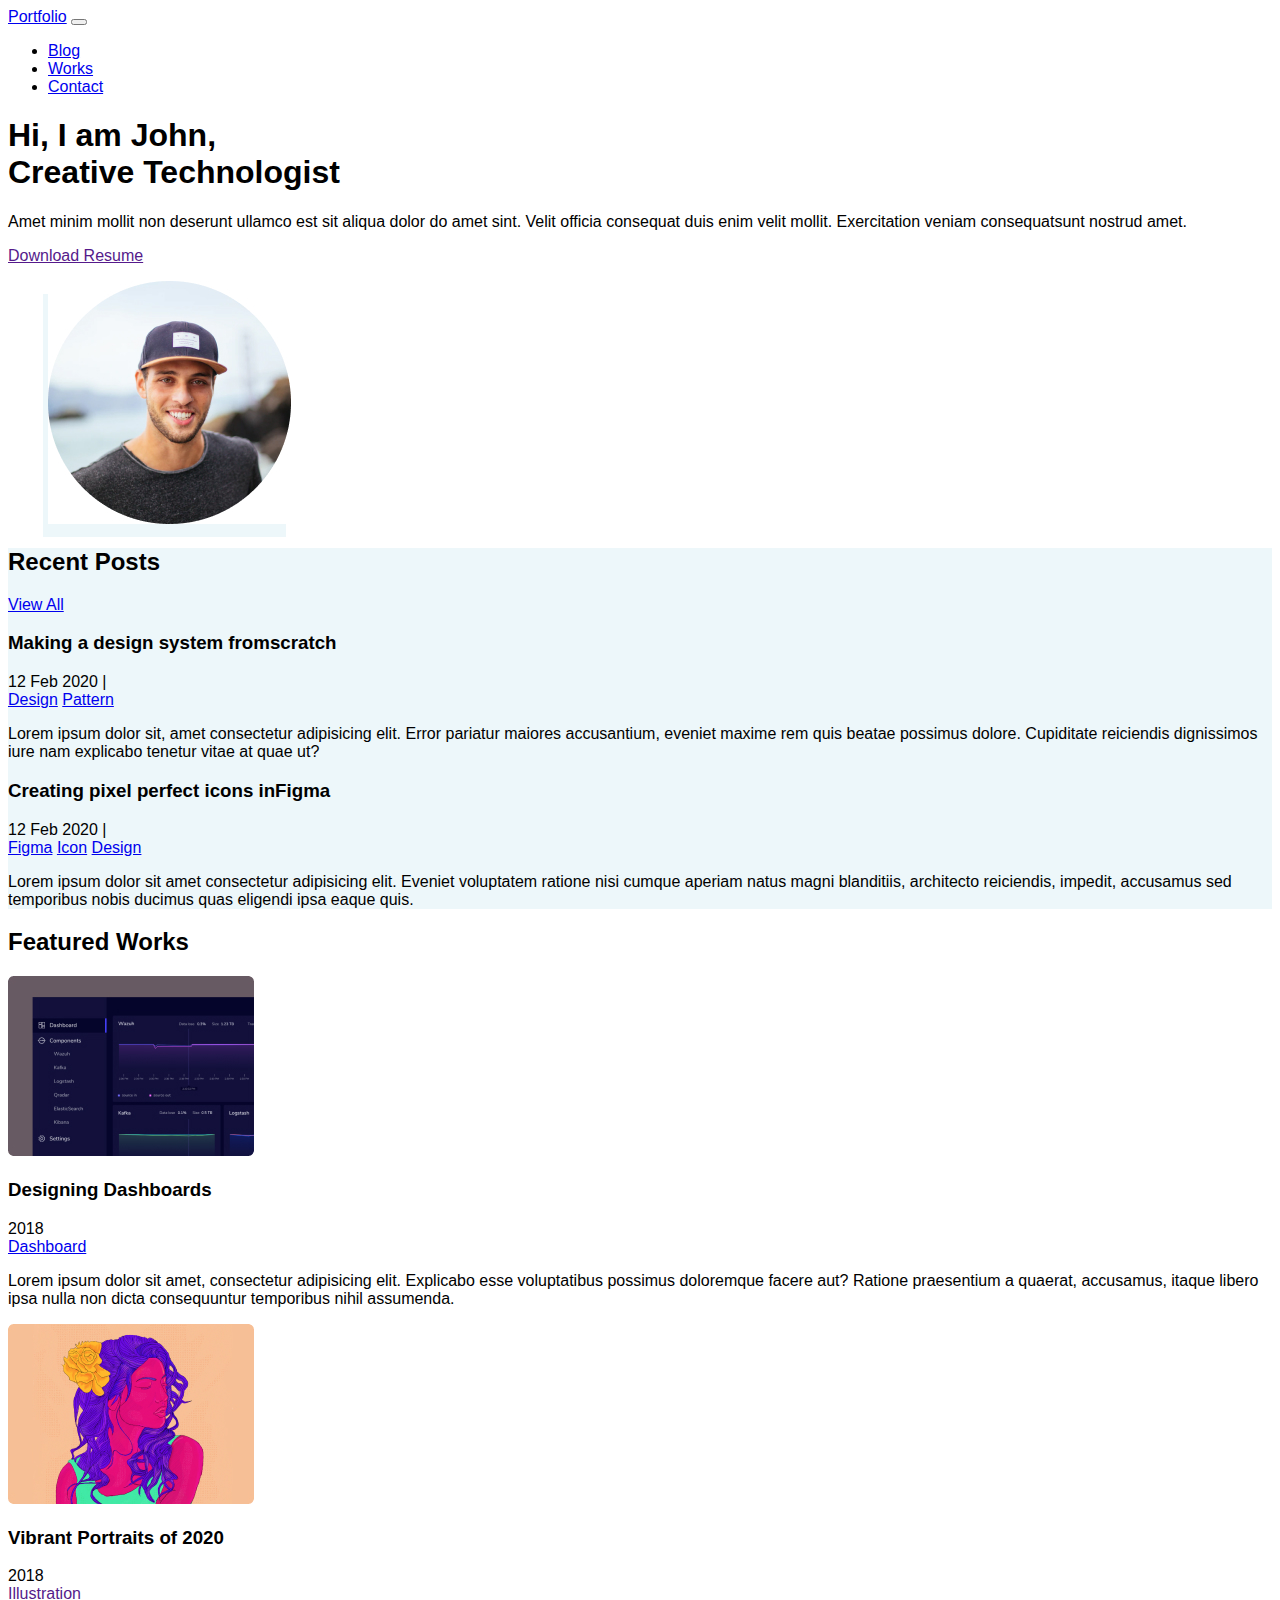
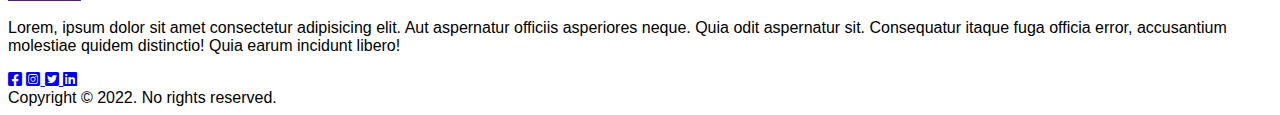
<file: blog page/index.html>
<!DOCTYPE html>
<html lang="en">
  <head>
    <meta charset="UTF-8" />
    <meta http-equiv="X-UA-Compatible" content="IE=edge" />
    <meta name="viewport" content="width=device-width, initial-scale=1.0" />
    <title>Homepage | Portfolio</title>
    <link
      href="https://cdn.jsdelivr.net/npm/bootstrap@5.1.3/dist/css/bootstrap.min.css"
      rel="stylesheet"
      integrity="sha384-1BmE4kWBq78iYhFldvKuhfTAU6auU8tT94WrHftjDbrCEXSU1oBoqyl2QvZ6jIW3"
      crossorigin="anonymous"
    />
    <link
      rel="stylesheet"
      href="https://cdnjs.cloudflare.com/ajax/libs/font-awesome/5.15.4/css/all.min.css"
      integrity="sha512-1ycn6IcaQQ40/MKBW2W4Rhis/DbILU74C1vSrLJxCq57o941Ym01SwNsOMqvEBFlcgUa6xLiPY/NS5R+E6ztJQ=="
      crossorigin="anonymous"
      referrerpolicy="no-referrer"
    />
    <link rel="stylesheet" href="assets/styles/app.css" />
  </head>
  <body>
    <div id="page">
      <header class="page-header">
        <nav class="navbar navbar-expand-lg navbar-light">
          <div class="container">
            <a href="index.html" class="navbar-brand">Portfolio</a>
            <button
              class="navbar-toggler"
              data-bs-toggle="collapse"
              data-bs-target="#navbar-nav"
            >
              <span class="navbar-toggler-icon"></span>
            </button>
            <div class="navbar-collapse collapse" id="navbar-nav">
              <ul class="navbar-nav ms-auto fw-bold">
                <li class="nav-item">
                  <a href="blog.html" class="nav-link active">Blog</a>
                </li>
                <li class="nav-item">
                  <a href="works.html" class="nav-link">Works</a>
                </li>
                <li class="nav-item">
                  <a href="contact.html" class="nav-link">Contact</a>
                </li>
              </ul>
            </div>
          </div>
        </nav>
      </header>
      <section class="section-welcome py-5">
        <div class="container">
          <div class="row">
            <div class="col-md-7">
              <div class="section-content">
                <h1>Hi, I am John,<br />Creative Technologist</h1>
                <p>
                  Amet minim mollit non deserunt ullamco est sit aliqua dolor do
                  amet sint. Velit officia consequat duis enim velit mollit.
                  Exercitation veniam consequatsunt nostrud amet.
                </p>
                <a href="" class="btn btn-danger primary-button"
                  >Download Resume</a
                >
              </div>
            </div>
            <div class="col-md-5 order-first order-md-last">
              <figure class="author-photo text-md-end">
                <img
                  src="assets/images/photo-author.jpg"
                  alt="Author Photo"
                  class="rounded-circle"
                />
              </figure>
            </div>
          </div>
        </div>
      </section>
      <section class="section-recent-posts py-5">
        <div class="container">
          <header class="section-header d-flex justify-content-between mb-3">
            <h2 class="section-title">Recent Posts</h2>
            <a href="blog.html" class="btn btn-link">View All</a>
          </header>
          <div class="section-content">
            <div class="row">
              <div class="col-md-6">
                <article class="article card">
                  <div class="card-body">
                    <h3 class="article-title">
                      Making a design system fromscratch
                    </h3>
                    <div class="article-meta my-4 d-flex">
                      <date class="article-date me-3">12 Feb 2020</date>
                      <span class="separator">|</span>
                      <nav class="aricle-categories ms-3">
                        <a href="#" class="article-category">Design</a>
                        <a href="#" class="article-category">Pattern</a>
                      </nav>
                    </div>
                    <div class="article-content">
                      <p>
                        Lorem ipsum dolor sit, amet consectetur adipisicing
                        elit. Error pariatur maiores accusantium, eveniet maxime
                        rem quis beatae possimus dolore. Cupiditate reiciendis
                        dignissimos iure nam explicabo tenetur vitae at quae ut?
                      </p>
                    </div>
                  </div>
                </article>
              </div>
              <div class="col-md-6">
                <article class="article card">
                  <div class="card-body">
                    <h3 class="article-title">
                      Creating pixel perfect icons inFigma
                    </h3>
                    <div class="article-meta my-4 d-flex">
                      <date class="article-date me-3">12 Feb 2020</date>
                      <span class="separator">|</span>
                      <nav class="aricle-categories ms-3">
                        <a href="#" class="article-category">Figma</a>
                        <a href="#" class="article-category">Icon</a>
                        <a href="#" class="article-category">Design</a>
                      </nav>
                    </div>
                    <div class="article-content">
                      <p>
                        Lorem ipsum dolor sit amet consectetur adipisicing elit.
                        Eveniet voluptatem ratione nisi cumque aperiam natus
                        magni blanditiis, architecto reiciendis, impedit,
                        accusamus sed temporibus nobis ducimus quas eligendi
                        ipsa eaque quis.
                      </p>
                    </div>
                  </div>
                </article>
              </div>
            </div>
          </div>
        </div>
      </section>
      <section class="section-featured-works my-5">
        <div class="container">
          <header class="section-header mb-3">
            <h2 class="section-title">Featured Works</h2>
          </header>
          <div class="section-content">
            <article class="article mb-3">
              <div class="row">
                <div class="col-md-6 col-lg-4">
                  <div class="card">
                    <img
                      src="assets/images/thumbnail-work-1.jpg"
                      alt="Work 1 thumbnail"
                    />
                  </div>
                </div>
                <div class="col-md-6 col-lg-8">
                  <div class="article-details mt-4 mt-md-auto">
                    <h3 class="article-title">Designing Dashboards</h3>
                    <div class="article-meta d-flex my-4">
                      <date
                        class="article-date bg-dark text-light fw-bold rounded-pill py-1 px-3"
                        >2018</date
                      >
                      <nav class="article-categories">
                        <a href="#" class="btn btn-link">Dashboard</a>
                      </nav>
                    </div>
                    <div class="article-content">
                      <p>
                        Lorem ipsum dolor sit amet, consectetur adipisicing
                        elit. Explicabo esse voluptatibus possimus doloremque
                        facere aut? Ratione praesentium a quaerat, accusamus,
                        itaque libero ipsa nulla non dicta consequuntur
                        temporibus nihil assumenda.
                      </p>
                    </div>
                  </div>
                </div>
              </div>
            </article>
            <article class="article">
              <div class="row">
                <div class="col-md-6 col-lg-4">
                  <div class="card">
                    <img
                      src="assets/images/thumbnail-work-2.jpg"
                      alt="Work 2 thumbnail"
                    />
                  </div>
                </div>
                <div class="col-md-6 col-lg-8">
                  <div class="article-details mt-4 mt-md-auto">
                    <h3 class="article-title">Vibrant Portraits of 2020</h3>
                    <div class="article-meta d-flex my-4">
                      <date
                        class="article-date bg-dark text-light fw-bold rounded-pill py-1 px-3"
                        >2018</date
                      >
                      <nav class="article-categories">
                        <a href="" class="btn btn-link">Illustration</a>
                      </nav>
                    </div>
                    <div class="article-content">
                      <p>
                        Lorem, ipsum dolor sit amet consectetur adipisicing
                        elit. Aut aspernatur officiis asperiores neque. Quia
                        odit aspernatur sit. Consequatur itaque fuga officia
                        error, accusantium molestiae quidem distinctio! Quia
                        earum incidunt libero!
                      </p>
                    </div>
                  </div>
                </div>
              </div>
            </article>
          </div>
        </div>
      </section>
      <footer class="page-footer my-5">
        <div class="container">
          <div class="d-flex flex-column text-center">
            <nav class="social-icons fs-1">
              <a
                href="https://facebook.com/"
                class="text-decoration-none text-dark mx-3"
                ><i class="fab fa-facebook-square"></i
              ></a>
              <a href="#" class="text-decoration-none text-dark mx-3"
                ><i class="fab fa-instagram-square"></i>
              </a>
              <a href="#" class="text-decoration-none text-dark mx-3"
                ><i class="fab fa-twitter-square"></i>
              </a>
              <a href="#" class="text-decoration-none text-dark mx-3"
                ><i class="fab fa-linkedin"></i
              ></a>
            </nav>
            <div class="copyright-notice">
              Copyright &copy; 2022. No rights reserved.
            </div>
          </div>
        </div>
      </footer>
    </div>
    <script
      src="https://cdn.jsdelivr.net/npm/bootstrap@5.1.3/dist/js/bootstrap.bundle.min.js"
      integrity="sha384-ka7Sk0Gln4gmtz2MlQnikT1wXgYsOg+OMhuP+IlRH9sENBO0LRn5q+8nbTov4+1p"
      crossorigin="anonymous"
    ></script>
  </body>
</html>
</file>
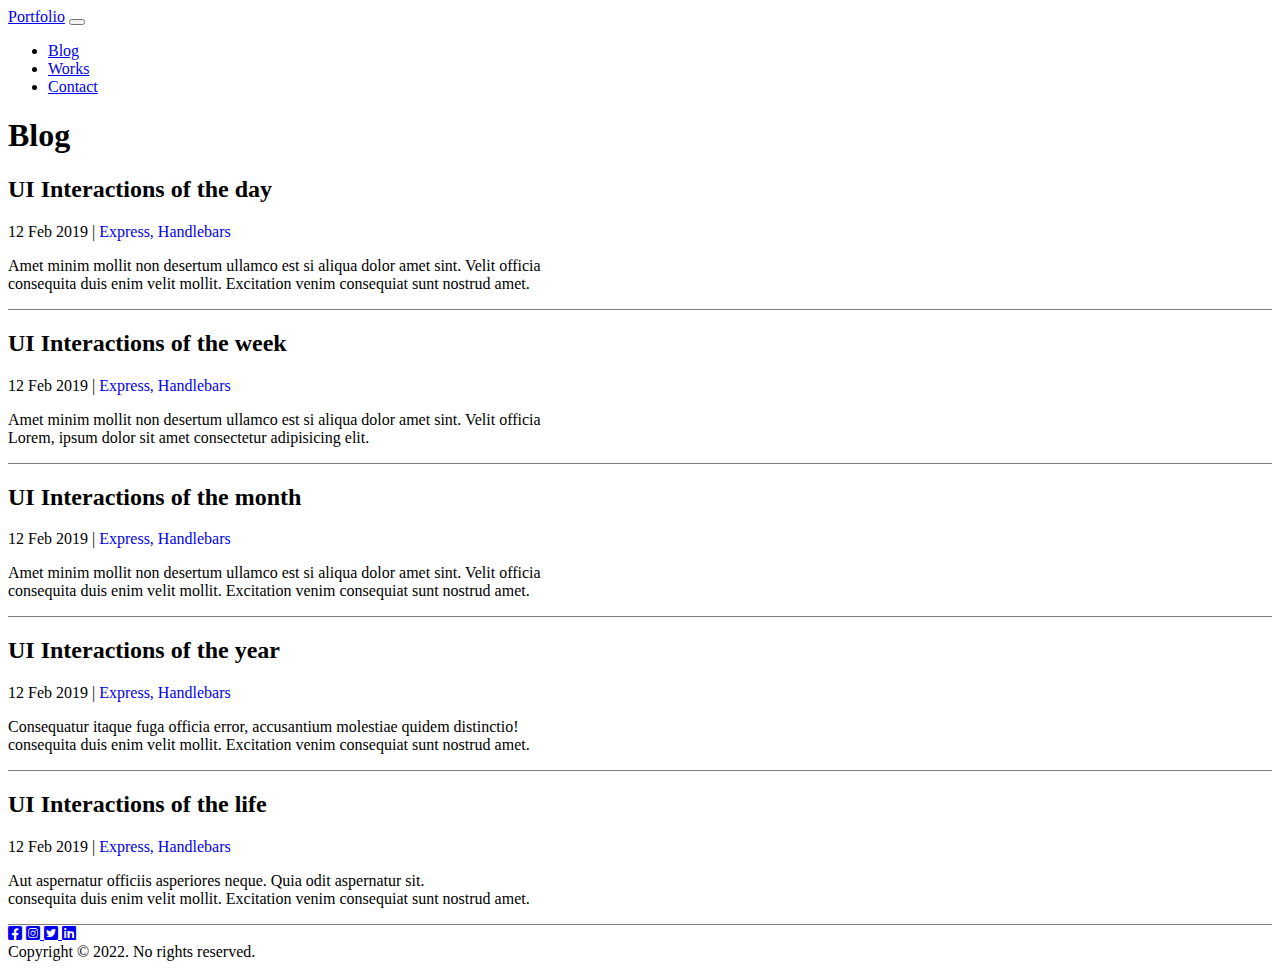
<file: blog page/blog.html>
<! DOCTYPE>
<html lang="en">
    <head>
        <meta charset="UTF-8" />
        <meta http-equiv="X-UA-Compatible" content="IE=edge" />
        <meta name="viewport" content="width=device-width, initial-scale=1.0" />
        <title>Blog</title>
        <link
          href="https://cdn.jsdelivr.net/npm/bootstrap@5.1.3/dist/css/bootstrap.min.css"
          rel="stylesheet"
          integrity="sha384-1BmE4kWBq78iYhFldvKuhfTAU6auU8tT94WrHftjDbrCEXSU1oBoqyl2QvZ6jIW3"
          crossorigin="anonymous"
        />
        <link
          rel="stylesheet"
          href="https://cdnjs.cloudflare.com/ajax/libs/font-awesome/5.15.4/css/all.min.css"
          integrity="sha512-1ycn6IcaQQ40/MKBW2W4Rhis/DbILU74C1vSrLJxCq57o941Ym01SwNsOMqvEBFlcgUa6xLiPY/NS5R+E6ztJQ=="
          crossorigin="anonymous"
          referrerpolicy="no-referrer"
        />
      </head>
      <body>
          <div id="blog-page">
            <header class="page-header">
                <nav class="navbar navbar-expand-lg navbar-light">
                  <div class="container">
                    <a href="index.html" class="navbar-brand">Portfolio</a>
                    <button
                      class="navbar-toggler"
                      data-bs-toggle="collapse"
                      data-bs-target="#navbar-nav"
                    >
                      <span class="navbar-toggler-icon"></span>
                    </button>
                    <div class="navbar-collapse collapse" id="navbar-nav">
                      <ul class="navbar-nav ms-auto fw-bold">
                        <li class="nav-item">
                          <a href="blog.html" class="nav-link active">Blog</a>
                        </li>
                        <li class="nav-item">
                          <a href="works.html" class="nav-link">Works</a>
                        </li>
                        <li class="nav-item">
                          <a href="contact.html" class="nav-link">Contact</a>
                        </li>
                      </ul>
                    </div>
                  </div>
                </nav>
              </header>
              <section class="">
               <div class="container">
                <header class="section-header mb-3">
                    <h1 class="section-title">Blog</h1>
                  </header>
                  <div class="content-info">
                  <article class="article mb-3" style="border-bottom: 1px solid gray;">
                    <div class="row">
                     <h2 class="title">UI Interactions of the day</h2>
                     <div class="previw">
                        <date class="article-date me-3">12 Feb 2019</date>
                        <span class="separator">|</span>
                        <a href="#" class="text-muted" style="text-decoration: none;">Express, Handlebars</a>
                      </div>
                      <div class="container">
                      <p>Amet minim mollit non desertum ullamco est si aliqua dolor amet sint. Velit
                         officia<br> consequita duis enim velit mollit. Excitation venim consequiat sunt nostrud amet. 
                      </p>
                      </div>
                    </div>
                  </article>
                  <article class="article mb-3" style="border-bottom: 1px solid gray;">
                    <div class="row">
                     <h2 class="title">UI Interactions of the week</h2>
                     <div class="previw">
                        <date class="article-date me-3">12 Feb 2019</date>
                        <span class="separator">|</span>
                        <a href="#" class="text-muted" style="text-decoration: none;">Express, Handlebars</a>
                      </div>
                      <div class="container">
                      <p>Amet minim mollit non desertum ullamco est si aliqua dolor amet sint. Velit
                         officia<br> Lorem, ipsum dolor sit amet consectetur adipisicing
                         elit. 
                      </p>
                      </div>
                    </div>
                  </article>
                  <article class="article mb-3" style="border-bottom: 1px solid gray;">
                    <div class="row">
                     <h2 class="title">UI Interactions of the month</h2>
                     <div class="previw">
                        <date class="article-date me-3">12 Feb 2019</date>
                        <span class="separator">|</span>
                        <a href="#" class="text-muted" style="text-decoration: none;">Express, Handlebars</a>
                      </div>
                      <div class="container">
                      <p>Amet minim mollit non desertum ullamco est si aliqua dolor amet sint. Velit
                         officia<br> consequita duis enim velit mollit. Excitation venim consequiat sunt nostrud amet. 
                      </p>
                      </div>
                    </div>
                  </article>
                  <article class="article mb-3" style="border-bottom: 1px solid gray;">
                    <div class="row">
                     <h2 class="title">UI Interactions of the year</h2>
                     <div class="previw">
                        <date class="article-date me-3">12 Feb 2019</date>
                        <span class="separator">|</span>
                        <a href="#" class="text-muted" style="text-decoration: none;">Express, Handlebars</a>
                      </div>
                      <div class="container">
                      <p>Consequatur itaque fuga officia error, accusantium molestiae quidem distinctio!
                       <br> consequita duis enim velit mollit. Excitation venim consequiat sunt nostrud amet. 
                      </p>
                      </div>
                    </div>
                  </article>
                  <article class="article mb-3" style="border-bottom: 1px solid gray;">
                    <div class="row">
                     <h2 class="title">UI Interactions of the life</h2>
                     <div class="previw">
                        <date class="article-date me-3">12 Feb 2019</date>
                        <span class="separator">|</span>
                        <a href="#" class="text-muted" style="text-decoration: none;">Express, Handlebars</a>
                      </div>
                      <div class="container">
                      <p>Aut aspernatur officiis asperiores neque. Quia
                        odit aspernatur sit.<br> consequita duis enim velit mollit. Excitation venim consequiat sunt nostrud amet. 
                      </p>
                      </div>
                    </div>
                  </article>
                  </div>
               </div>
              </section>
              <footer class="page-footer my-5">
                <div class="container">
                  <div class="d-flex flex-column text-center">
                    <nav class="social-icons fs-1">
                      <a
                        href="https://facebook.com/"
                        class="text-decoration-none text-dark mx-3"
                        ><i class="fab fa-facebook-square"></i
                      ></a>
                      <a href="#" class="text-decoration-none text-dark mx-3"
                        ><i class="fab fa-instagram-square"></i>
                      </a>
                      <a href="#" class="text-decoration-none text-dark mx-3"
                        ><i class="fab fa-twitter-square"></i>
                      </a>
                      <a href="#" class="text-decoration-none text-dark mx-3"
                        ><i class="fab fa-linkedin"></i
                      ></a>
                    </nav>
                    <div class="copyright-notice">
                      Copyright &copy; 2022. No rights reserved.
                    </div>
                  </div>
                </div>
              </footer>
          </div>
           <script
             src="https://cdn.jsdelivr.net/npm/bootstrap@5.1.3/dist/js/bootstrap.bundle.min.js"
             integrity="sha384-ka7Sk0Gln4gmtz2MlQnikT1wXgYsOg+OMhuP+IlRH9sENBO0LRn5q+8nbTov4+1p"
             crossorigin="anonymous">
           </script>
      </body>
</html>
</file>
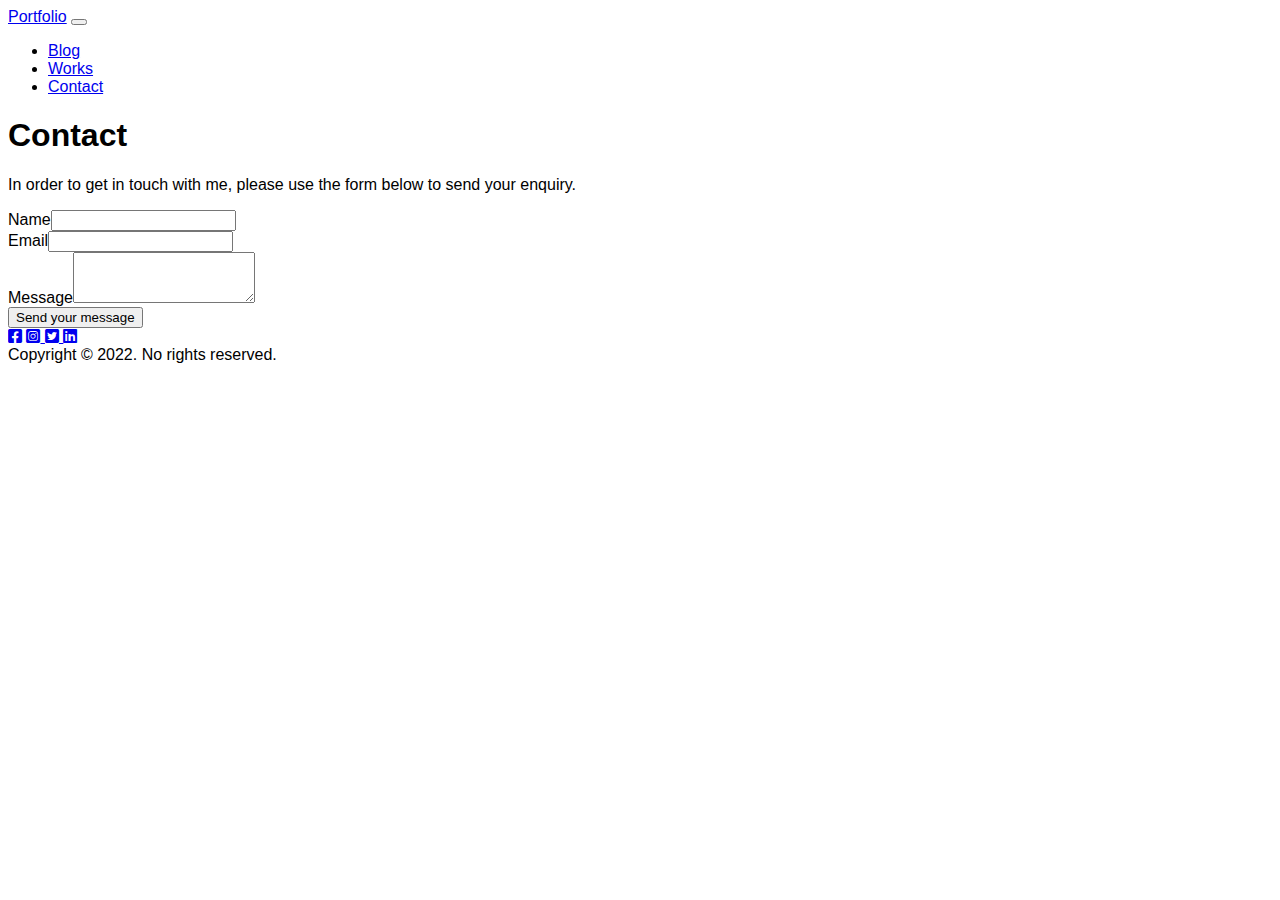
<file: blog page/contact.html>
<!DOCTYPE html>
<html lang="en">
  <head>
    <meta charset="UTF-8" />
    <meta http-equiv="X-UA-Compatible" content="IE=edge" />
    <meta name="viewport" content="width=device-width, initial-scale=1.0" />
    <title>Homepage | Portfolio</title>
    <link
      href="https://cdn.jsdelivr.net/npm/bootstrap@5.1.3/dist/css/bootstrap.min.css"
      rel="stylesheet"
      integrity="sha384-1BmE4kWBq78iYhFldvKuhfTAU6auU8tT94WrHftjDbrCEXSU1oBoqyl2QvZ6jIW3"
      crossorigin="anonymous"
    />
    <link
      rel="stylesheet"
      href="https://cdnjs.cloudflare.com/ajax/libs/font-awesome/5.15.4/css/all.min.css"
      integrity="sha512-1ycn6IcaQQ40/MKBW2W4Rhis/DbILU74C1vSrLJxCq57o941Ym01SwNsOMqvEBFlcgUa6xLiPY/NS5R+E6ztJQ=="
      crossorigin="anonymous"
      referrerpolicy="no-referrer"
    />
    <link rel="stylesheet" href="assets/styles/app.css" />
  </head>
  <body>
    <div id="page">
      <header class="page-header">
        <nav class="navbar navbar-expand-lg navbar-light">
          <div class="container">
            <a href="index.html" class="navbar-brand">Portfolio</a>
            <button
              class="navbar-toggler"
              data-bs-toggle="collapse"
              data-bs-target="#navbar-nav"
            >
              <span class="navbar-toggler-icon"></span>
            </button>
            <div class="navbar-collapse collapse" id="navbar-nav">
              <ul class="navbar-nav ms-auto fw-bold">
                <li class="nav-item">
                  <a href="blog.html" class="nav-link">Blog</a>
                </li>
                <li class="nav-item">
                  <a href="works.html" class="nav-link">Works</a>
                </li>
                <li class="nav-item">
                  <a href="contact.html" class="nav-link active">Contact</a>
                </li>
              </ul>
            </div>
          </div>
        </nav>
      </header>

      <main class="page-content my-5">
        <div class="container">
          <div class="row">
            <div class="col-md-10 col-lg-8 offset-md-1 offset-lg-2">
              <h1 class="page-title fw-bold">Contact</h1>
              <p>
                In order to get in touch with me, please use the form below to
                send your enquiry.
              </p>

              <form action="" class="contact-form row mt-5">
                <div class="col-md-5 col-lg-6 mb-3">
                  <label for="name-field" class="form-label">Name</label
                  ><input
                    type="text"
                    name="name"
                    class="form-control"
                    id="name-field"
                  />
                </div>
                <div class="col-md-7 col-lg-6 mb-3">
                  <label for="email-field" class="form-label">Email</label
                  ><input
                    type="email"
                    id="email-field"
                    class="form-control"
                    name="email"
                  />
                </div>
                <div class="mb-3">
                  <label for="message-field" class="form-label">Message</label
                  ><textarea
                    name="message"
                    id="message-field"
                    rows="3"
                    class="form-control"
                  ></textarea>
                </div>
                <div>
                  <button class="btn btn-primary" type="submit">
                    Send your message
                  </button>
                </div>
              </form>
            </div>
          </div>
        </div>
      </main>

      <footer class="page-footer my-5">
        <div class="container">
          <div class="d-flex flex-column text-center">
            <nav class="social-icons fs-1">
              <a
                href="https://facebook.com/"
                class="text-decoration-none text-dark mx-3"
                ><i class="fab fa-facebook-square"></i
              ></a>
              <a href="#" class="text-decoration-none text-dark mx-3"
                ><i class="fab fa-instagram-square"></i>
              </a>
              <a href="#" class="text-decoration-none text-dark mx-3"
                ><i class="fab fa-twitter-square"></i>
              </a>
              <a href="#" class="text-decoration-none text-dark mx-3"
                ><i class="fab fa-linkedin"></i
              ></a>
            </nav>
            <div class="copyright-notice">
              Copyright &copy; 2022. No rights reserved.
            </div>
          </div>
        </div>
      </footer>
    </div>
    <script
      src="https://cdn.jsdelivr.net/npm/bootstrap@5.1.3/dist/js/bootstrap.bundle.min.js"
      integrity="sha384-ka7Sk0Gln4gmtz2MlQnikT1wXgYsOg+OMhuP+IlRH9sENBO0LRn5q+8nbTov4+1p"
      crossorigin="anonymous"
    ></script>
  </body>
</html>
</file>
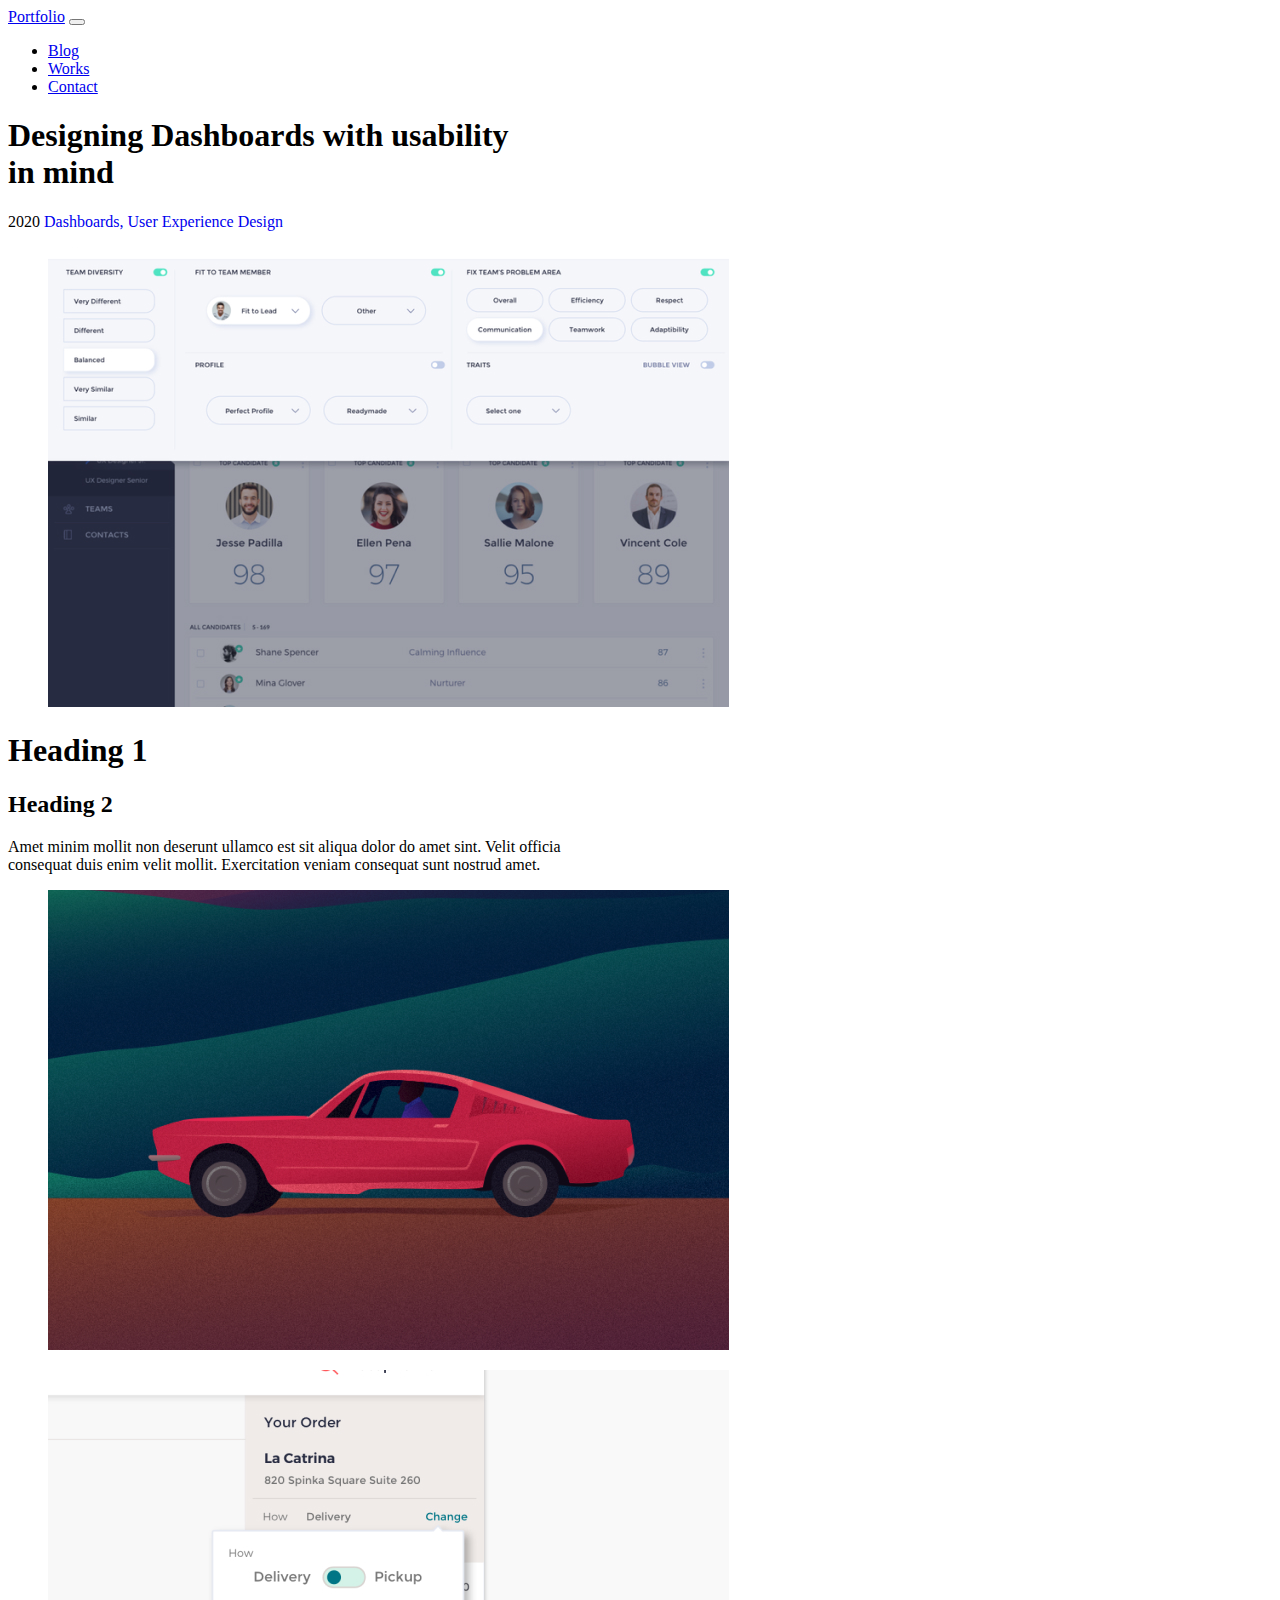
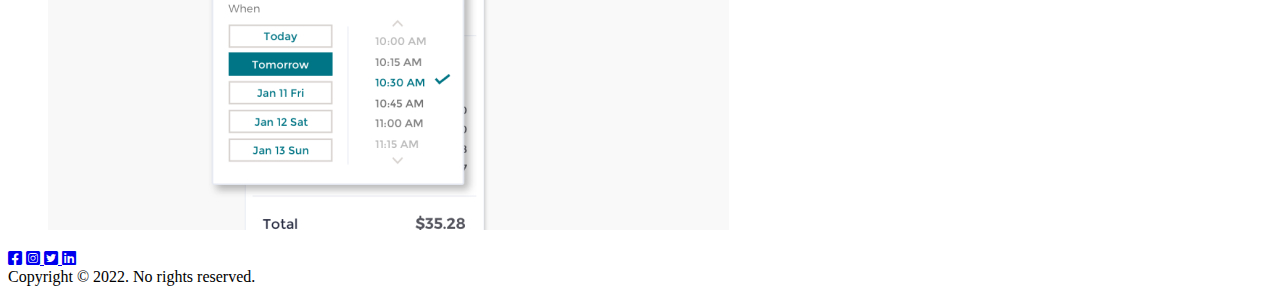
<file: blog page/works.html>
<!DOCTYPE html>
<head>
    <meta charset="UTF-8" />
    <meta http-equiv="X-UA-Compatible" content="IE=edge" />
    <meta name="viewport" content="width=device-width, initial-scale=1.0" />
    <title>Individual Portfolio</title>
    <link
        href="https://cdn.jsdelivr.net/npm/bootstrap@5.1.3/dist/css/bootstrap.min.css"
        rel="stylesheet"
        integrity="sha384-1BmE4kWBq78iYhFldvKuhfTAU6auU8tT94WrHftjDbrCEXSU1oBoqyl2QvZ6jIW3"
        crossorigin="anonymous"
    />
    <link
        rel="stylesheet"
        href="https://cdnjs.cloudflare.com/ajax/libs/font-awesome/5.15.4/css/all.min.css"
        integrity="sha512-1ycn6IcaQQ40/MKBW2W4Rhis/DbILU74C1vSrLJxCq57o941Ym01SwNsOMqvEBFlcgUa6xLiPY/NS5R+E6ztJQ=="
        crossorigin="anonymous"
        referrerpolicy="no-referrer"
    />
</head>
<body>
    <div class="individual-work-portfolio">
        <header class="page-header">
            <nav class="navbar navbar-expand-lg navbar-light">
              <div class="container">
                <a href="index.html" class="navbar-brand">Portfolio</a>
                <button
                  class="navbar-toggler"
                  data-bs-toggle="collapse"
                  data-bs-target="#navbar-nav"
                >
                  <span class="navbar-toggler-icon"></span>
                </button>
                <div class="navbar-collapse collapse" id="navbar-nav">
                  <ul class="navbar-nav ms-auto fw-bold">
                    <li class="nav-item">
                      <a href="blog.html" class="nav-link active">Blog</a>
                    </li>
                    <li class="nav-item">
                      <a href="works.html" class="nav-link">Works</a>
                    </li>
                    <li class="nav-item">
                      <a href="contact.html" class="nav-link">Contact</a>
                    </li>
                  </ul>
                </div>
              </div>
            </nav>
        </header>
        <section class="content-portfolio my-5">
         <div class="container">
           <div class="row">
            <div class="section-content">
              <h1>Designing Dashboards with usability <br> in mind</h1>
              <nav class="categories">
                <date class="categories-date bg-danger opacity-75 text-light fw-bold rounded-pill py1 px-3">
                  2020
                </date>
                <a href="#" class="btn bnt-link text-muted" style="text-decoration: none;">Dashboards, User Experience Design</a>
              </nav>
            </div>
            <div class="section-img">
              <figure class="author-photo text-md">
                <img
                  src="assets/images/works-1-photo-1.jpg"
                  alt="photo"
                />
              </figure>
              <div class="text">
                <h1>Heading 1</h1>
                <h2>Heading 2</h2>
                <P>Amet minim mollit non deserunt ullamco est sit aliqua dolor do amet sint. Velit officia <br>
                  consequat duis enim velit mollit. Exercitation veniam consequat sunt nostrud amet.
                  </P>
              </div>
              <figure class="author-photo text-md">
                <img
                  src="assets/images/works-1-photo-2.jpg"
                  alt="photo"
                />
              </figure>
              <figure class="author-photo text-md">
                <img
                  src="assets/images/works-1-photo-3.jpg"
                  alt="photo"
                />
              </figure>
            </div>
           </div>
           
         </div>
        </section>   
    </div>
    <footer class="page-footer my-5">
      <div class="container">
        <div class="d-flex flex-column text-center">
          <nav class="social-icons fs-1">
            <a
              href="https://facebook.com/"
              class="text-decoration-none text-dark mx-3"
              ><i class="fab fa-facebook-square"></i
            ></a>
            <a href="#" class="text-decoration-none text-dark mx-3"
              ><i class="fab fa-instagram-square"></i>
            </a>
            <a href="#" class="text-decoration-none text-dark mx-3"
              ><i class="fab fa-twitter-square"></i>
            </a>
            <a href="#" class="text-decoration-none text-dark mx-3"
              ><i class="fab fa-linkedin"></i
            ></a>
          </nav>
          <div class="copyright-notice">
            Copyright &copy; 2022. No rights reserved.
          </div>
        </div>
      </div>
    </footer>
  </div>
  <script
    src="https://cdn.jsdelivr.net/npm/bootstrap@5.1.3/dist/js/bootstrap.bundle.min.js"
    integrity="sha384-ka7Sk0Gln4gmtz2MlQnikT1wXgYsOg+OMhuP+IlRH9sENBO0LRn5q+8nbTov4+1p"
    crossorigin="anonymous"
  ></script>
</body>
</html>
</file>
<file: blog page/assets/styles/app.css>
body {
  font-family: sans-serif;
}

.author-photo img {
  box-shadow: -5px 13px 0 0 #edf7fa;
}

.section-recent-posts {
  background-color: #edf7fa;
}
</file>
